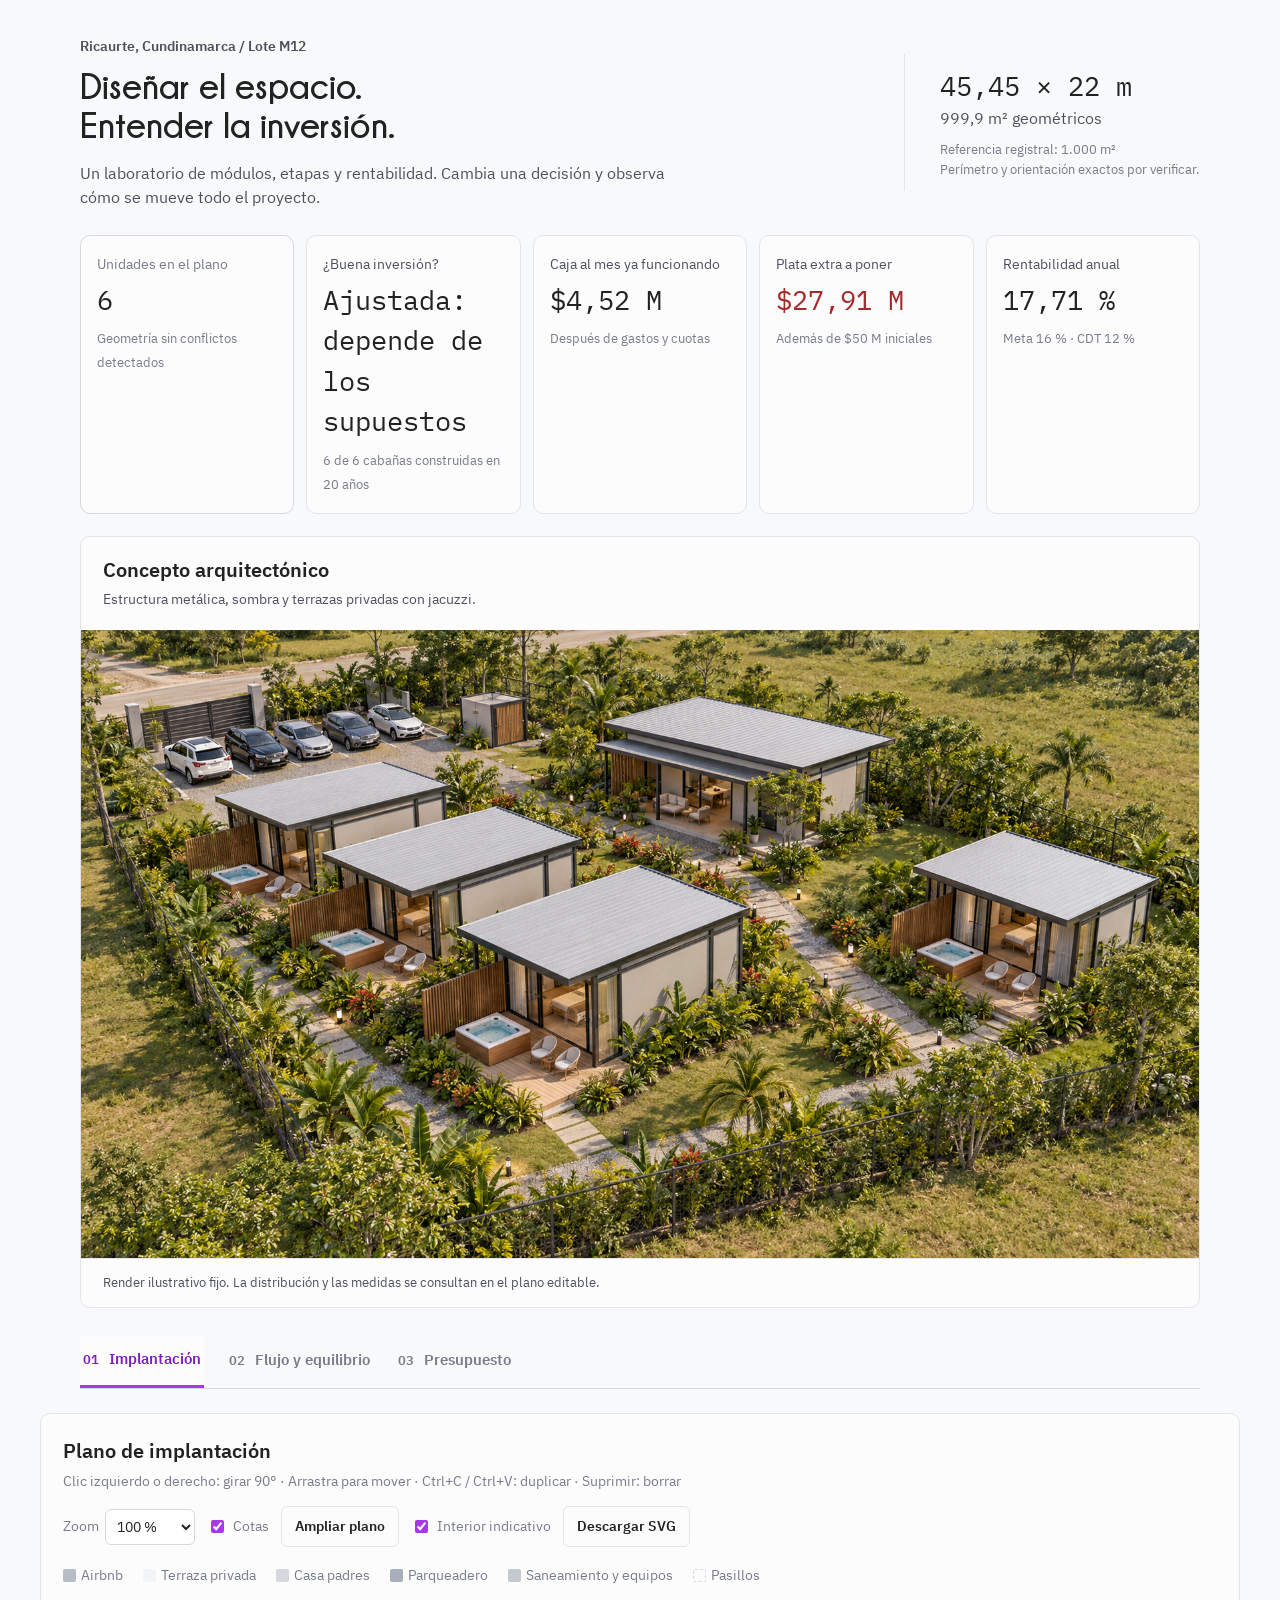
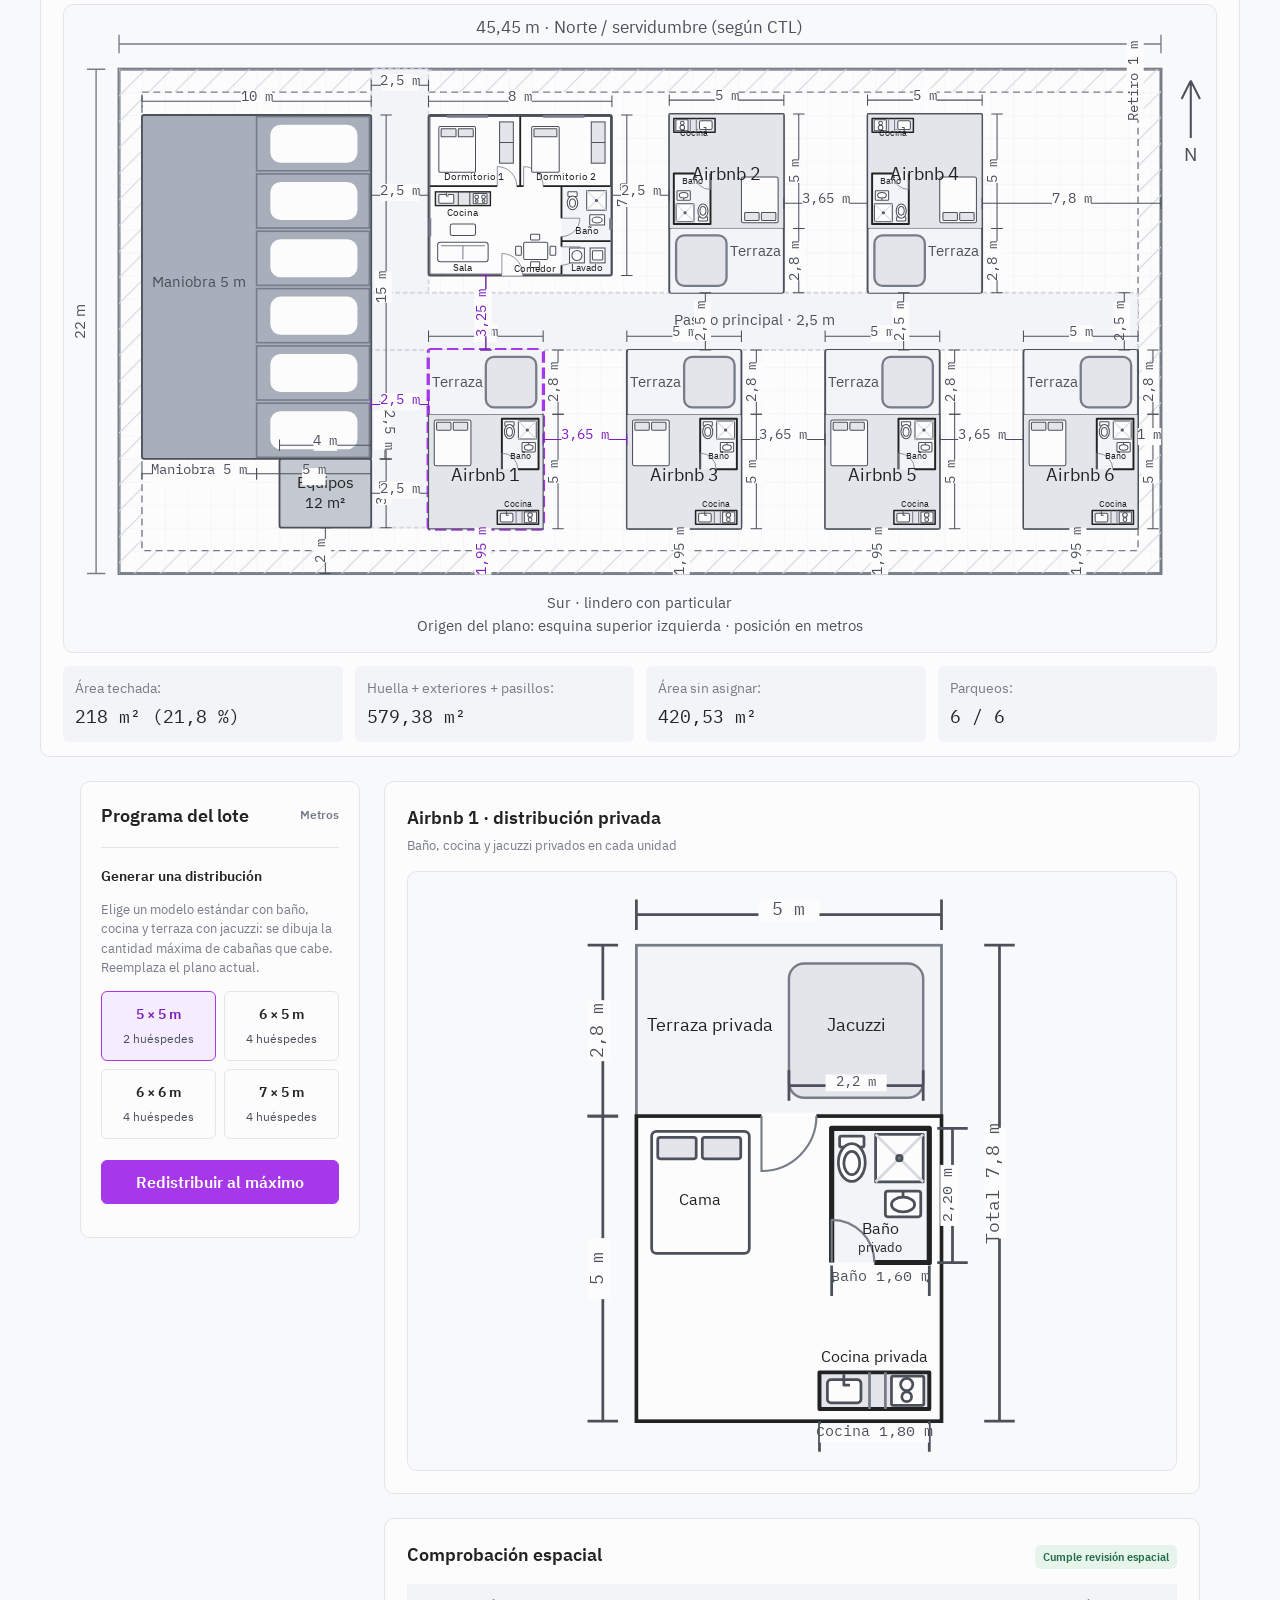
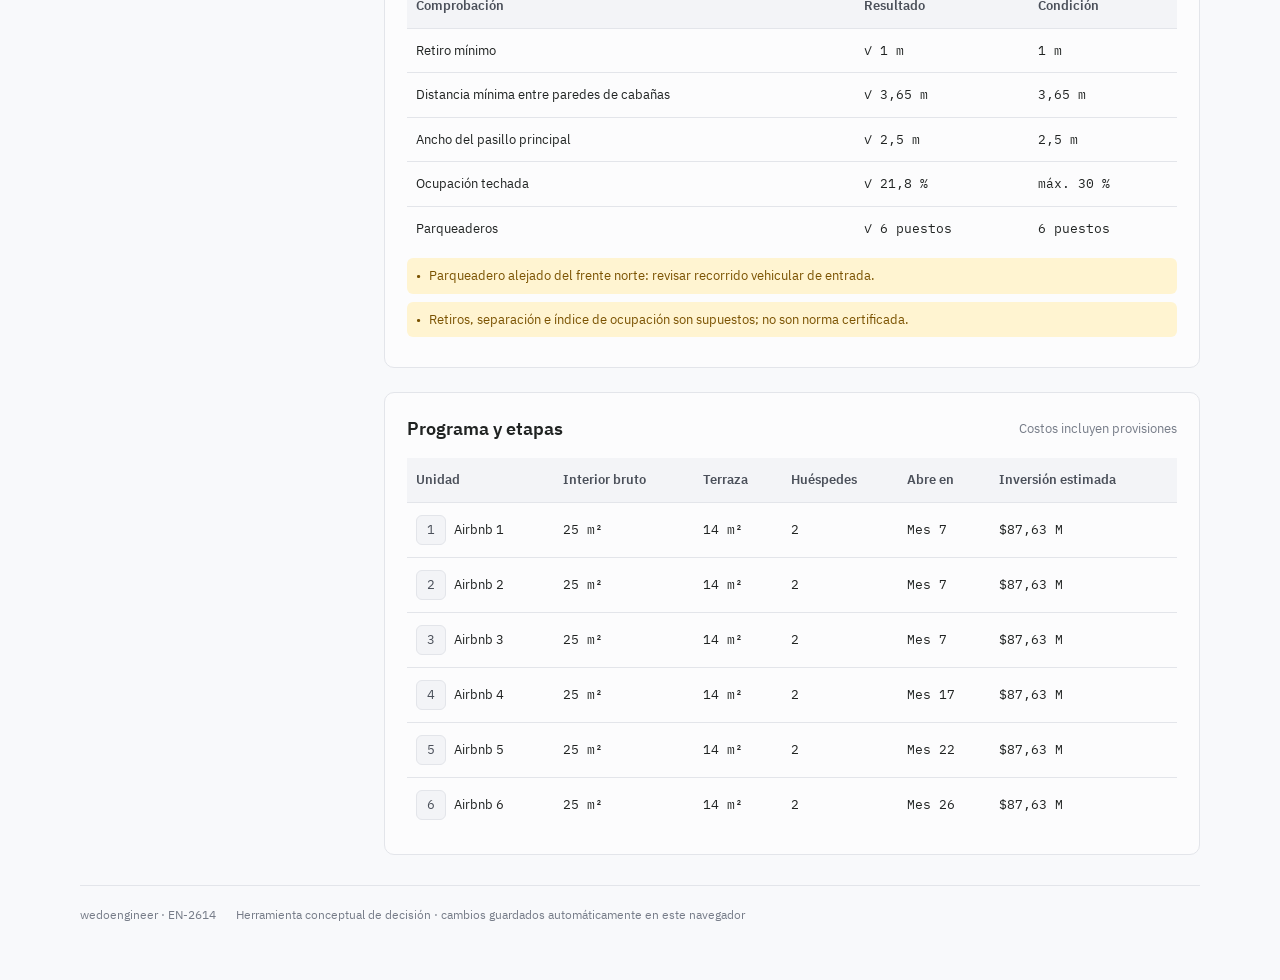
<file: solucion/index.template.html>
<!doctype html>
<html lang="es">
<head><meta charset="utf-8"><meta name="viewport" content="width=device-width,initial-scale=1"><title>EN-2614 · Laboratorio de implantación e inversión</title><link rel="stylesheet" href="styles.css"></head>
<body>
<main>
<div class="heading"><div><div class="eyebrow">Ricaurte, Cundinamarca / Lote M12</div><h1>Diseñar el espacio.<br><span>Entender la inversión.</span></h1><p>Un laboratorio de módulos, etapas y rentabilidad. Cambia una decisión y observa cómo se mueve todo el proyecto.</p></div><div class="project-stamp"><strong>45,45 × 22 m</strong><span id="stampArea">999,9 m² geométricos</span><small>Referencia registral: 1.000 m²<br>Perímetro y orientación exactos por verificar.</small></div></div>
<section id="kpis" class="kpis" aria-live="polite"></section>
<figure class="concept-render"><div class="concept-heading"><h2>Concepto arquitectónico</h2><p>Estructura metálica, sombra y terrazas privadas con jacuzzi.</p></div><img src="assets/images/render-conceptual-v1.png" width="1672" height="940" alt="Render conceptual de cuatro cabañas prefabricadas con terrazas y jacuzzis privados, casa de los padres, jardines y parqueaderos en clima cálido"><figcaption>Render ilustrativo fijo. La distribución y las medidas se consultan en el plano editable.</figcaption></figure>
<nav class="tabs" aria-label="Vistas del simulador"><button class="active" data-tab="plan">01 <span>Implantación</span></button><button data-tab="money">02 <span>Flujo y equilibrio</span></button><button data-tab="cost">03 <span>Presupuesto</span></button></nav>
<section id="plan" class="tab-panel active"><div class="workspace"><aside class="controls panel"><div class="panel-title"><h2>Programa del lote</h2><span class="tiny-label">Metros</span></div><div class="control-section"><h3>Generar una distribución</h3><p class="muted">Elige un modelo estándar con baño, cocina y terraza con jacuzzi: se dibuja la cantidad máxima de cabañas que cabe. Reemplaza el plano actual.</p><div class="presets"><button data-preset="5,5"><strong>5 × 5 m</strong><small>2 huéspedes</small></button><button data-preset="6,5"><strong>6 × 5 m</strong><small>4 huéspedes</small></button><button data-preset="6,6"><strong>6 × 6 m</strong><small>4 huéspedes</small></button><button data-preset="7,5"><strong>7 × 5 m</strong><small>4 huéspedes</small></button></div><button class="primary wide" id="generate">Redistribuir al máximo</button><p id="layoutStatus" class="muted" role="status"></p></div></aside>
<div class="plan-right"><section class="panel map-panel"><div class="panel-title"><div><h2>Plano de implantación</h2><p class="muted">Clic izquierdo o derecho: girar 90° · Arrastra para mover · Ctrl+C / Ctrl+V: duplicar · Suprimir: borrar</p></div><div class="map-actions"><label class="zoom-control">Zoom <select id="mapZoom" aria-label="Zoom del plano"><option value="1">100 %</option><option value="1.5">150 %</option><option value="2">200 %</option></select></label><label><input type="checkbox" id="showDimensions" checked> Cotas</label><button id="expandPlan" aria-expanded="false">Ampliar plano</button><label><input type="checkbox" id="showProgram" checked> Interior indicativo</label><button id="downloadPlan">Descargar SVG</button></div></div><div class="legend"><span><i class="swatch unit"></i>Airbnb</span><span><i class="swatch deck"></i>Terraza privada</span><span><i class="swatch home"></i>Casa padres</span><span><i class="swatch parking"></i>Parqueadero</span><span><i class="swatch tech"></i>Saneamiento y equipos</span><span><i class="swatch path"></i>Pasillos</span></div><div id="mapWrap"><svg id="siteMap" role="img" aria-label="Plano editable del lote"></svg></div><div id="areaSummary" class="area-summary"></div></section>
<section class="panel module-panel"><div class="panel-title"><div><h2 id="moduleTitle">Detalle del alojamiento</h2><p class="muted">Baño, cocina y jacuzzi privados en cada unidad</p></div></div><div id="moduleDetail"></div></section><div class="plan-bottom"><section class="panel"><div class="panel-title"><h2>Comprobación espacial</h2><span id="validBadge"></span></div><div id="validation" aria-live="polite"></div></section></div>
<section class="panel"><div class="panel-title"><h2>Programa y etapas</h2><span class="muted">Costos incluyen provisiones</span></div><div class="table-wrap"><table><thead><tr><th>Unidad</th><th>Interior bruto</th><th>Terraza</th><th>Huéspedes</th><th>Abre en</th><th>Inversión estimada</th></tr></thead><tbody id="unitTable"></tbody></table></div></section></div></div></section>
<section id="money" class="tab-panel"><div class="money-single"><nav class="steps-nav" aria-label="Orden de lectura"><span>Orden de lectura:</span><a href="#paso1">1. Supuestos</a><a href="#paso2">2. Escenarios</a><a href="#paso3">3. Respuesta</a><a href="#paso4">4. Inversión</a><a href="#paso5">5. Mes normal</a><a href="#paso6">6. Más o menos gente</a><a href="#paso7">7. Modelos</a><a href="#paso8">8. Flujo de caja anual</a></nav><section class="panel step-panel" id="paso1"><div class="panel-title"><div><span class="step-number">Paso 1</span><h2>Supuestos de análisis</h2><p class="muted">Con qué datos se hizo el análisis, en tres casos: pesimista, normal y optimista.</p></div></div><div id="assumptionsTable"></div></section><section class="panel step-panel" id="paso2"><div class="panel-title"><div><span class="step-number">Paso 2</span><h2>Análisis de escenarios</h2><p class="muted">Cómo se llegó a la propuesta: desde el mercado actual, un cambio a la vez.</p></div></div><div id="scenarioTable"></div></section><section class="panel step-panel" id="paso3"><div class="panel-title"><div><span class="step-number">Paso 3</span><h2>¿Es buena inversión?</h2><p class="muted">Cinco preguntas con semáforo en el caso normal: verde = bien, amarillo = ajustado, rojo = mal.</p></div></div><div id="verdict"></div></section><section class="panel step-panel" id="paso4"><div class="panel-title"><div><span class="step-number">Paso 4</span><h2>¿Cuánto se invierte, cuándo y con qué plata?</h2><p class="muted">La obra va por etapas. La gráfica muestra lo invertido, lo prestado por el banco, la deuda que queda y lo que ponen los dueños.</p></div></div><h3 class="chart-title">Gráfica: inversión acumulada, crédito recibido y deuda pendiente en 20 años</h3><div id="investmentChart"></div><div class="chart-key"><span><i style="background:#202322"></i>Inversión acumulada</span><span><i style="background:#a738ea"></i>Crédito recibido</span><span><i class="dashed purple"></i>Deuda pendiente (punteado)</span><span><i class="dashed"></i>Capital propio + plata extra (rayas)</span></div><div id="investmentSteps"></div></section><section class="panel step-panel" id="paso5"><div class="panel-title"><div><span class="step-number">Paso 5</span><h2>Un mes normal: cuánto entra y cuánto sale</h2><p class="muted">A lo que se vende se le restan los gastos por venta (B), los fijos (C) y las cuotas del crédito (D).</p></div></div><h3 class="chart-title">Tabla: flujo de caja de un mes normal</h3><div id="opexTable"></div></section><section class="panel step-panel" id="paso6"><div class="panel-title"><div><span class="step-number">Paso 6</span><h2>¿Y si viene más o menos gente?</h2><p class="muted">El mismo proyecto en los casos pesimista, normal y optimista.</p></div></div><div id="whatIf"></div></section><section class="panel step-panel" id="paso7"><div class="panel-title"><div><span class="step-number">Paso 7</span><h2>¿Qué modelo de cabaña conviene?</h2><p class="muted">5 × 5 contra 7 × 5, arrendado para 2 o para 4 huéspedes, en los tres casos.</p></div></div><p id="compareStatus" class="muted"></p><div id="compareTable"></div></section><section class="panel step-panel" id="paso8"><div class="panel-title"><div><span class="step-number">Paso 8</span><h2>Flujo de caja anual</h2><p class="muted">Año por año: lo que se vende, lo que queda, lo que se paga al banco y lo que se lleva la familia. Es la información que pide un banco o un asesor financiero.</p></div></div><div id="cashIndicators" class="mini-grid"></div><h3 class="chart-title">Gráfica: flujo de caja anual (lo que queda cada año después de gastos y cuotas)</h3><div id="cashChart"></div><div class="chart-key"><span><i style="background:#202322"></i>Año con plata a favor</span><span><i style="background:#a52a2a"></i>Año en rojo (se cubre con plata extra)</span></div><h3 class="chart-title">Tabla: flujo de caja por año (millones de pesos)</h3><div id="annualTable"></div><p class="footnote">Año 0 = compra del lote. Retiros: lo que sobra cada año, dejando siempre 3 meses de gastos y cuotas en reserva. Valores antes del impuesto de renta. Pasa el cursor sobre las barras para ver el detalle.</p></section></div></section>
<section id="cost" class="tab-panel"><div class="plan-right"><section class="panel"><div class="panel-title"><h2>Resumen de inversión</h2></div><div id="summaryCostEstimate"></div></section><section class="panel"><div class="panel-title"><h2>Costo estimado del Airbnb</h2></div><div id="moduleCostEstimate"></div></section><section class="panel"><div class="panel-title"><h2>Costo estimado de la casa de tus padres</h2></div><div id="homeCostEstimate"></div></section><section class="panel"><div class="panel-title"><h2>Obras comunes y servicios</h2></div><div id="commonCostEstimate"></div></section><p class="muted">Estimados directos con los valores del simulador, pendientes de cotización. Lote, obras comunes, diseños y contingencia se contabilizan aparte en la inversión total.</p></div></section>
<footer>wedoengineer · EN-2614 <span>Herramienta conceptual de decisión · cambios guardados automáticamente en este navegador</span></footer>
</main><div id="toast" role="status"></div><script src="engine.js"></script><script src="app.js"></script></body></html>
</file>
<file: solucion/styles.css>
@font-face{font-family:'IBM Plex Sans';src:url('assets/fonts/IBMPlexSans-Regular.woff2') format('woff2');font-weight:400;font-style:normal;font-display:swap}

@font-face{font-family:'IBM Plex Sans';src:url('assets/fonts/IBMPlexSans-SemiBold.woff2') format('woff2');font-weight:600 700;font-style:normal;font-display:swap}

@font-face{font-family:'IBM Plex Mono';src:url('assets/fonts/IBMPlexMono-Regular.woff2') format('woff2');font-weight:400;font-style:normal;font-display:swap}

@font-face{font-family:'Champagne & Limousines';src:url('assets/fonts/Champagne-Limousines-Bold.ttf') format('truetype');font-weight:700;font-style:normal;font-display:swap}

:root{--bg:#f8f9fb;--paper:#fcfcfd;--ink:#202322;--muted:#767c88;--line:#e3e5ea;--green:#a738ea;--lime:#f5ecfd;--orange:#767c88;--red:#a52a2a;--sand:#e3e5ea;--blue:#767c88}
*{box-sizing:border-box}
body{margin:0;background:var(--bg);color:var(--ink);font:16px/1.5 'IBM Plex Sans',Arial,sans-serif}
button,input,select{font:inherit}
button,a,input,select{-webkit-tap-highlight-color:transparent}
button{border:1px solid var(--line);background:var(--paper);border-radius:6px;padding:9px 13px;color:var(--ink);cursor:pointer;font-weight:600;transition:background .15s,transform .15s}
button:hover{background:#f3f4f7}
button:disabled{opacity:.5;cursor:wait}
button:focus-visible,a:focus-visible,input:focus-visible,select:focus-visible{outline:3px solid #a738ea;outline-offset:2px}
.primary{background:var(--green);border-color:var(--green);color:white}
.primary:hover{background:#9a2ddc}
a{color:var(--green)}
.topbar{padding:18px 3vw;display:flex;justify-content:space-between;align-items:center;background:var(--paper);border-bottom:1px solid var(--line);gap:20px}
.brand{display:flex;align-items:center;gap:12px;text-decoration:none;color:var(--ink);font-size:21px;font-weight:700;letter-spacing:normal}
.brand-icon{width:43px;height:43px;background:var(--green);color:var(--lime);display:grid;place-items:center;border-radius:50%;font-size:29px}
.brand small{display:block;font-size:11px;font-weight:600;letter-spacing:normal;color:var(--muted)}
.top-actions{display:flex;gap:9px;align-items:center}
.local-pill{color:var(--green);font-size:13px;margin-right:16px}
main{max-width:1200px;margin:auto;padding:36px 40px}
.heading{display:flex;justify-content:space-between;align-items:center;gap:24px;margin-bottom:26px}
.eyebrow{font-size:12px;letter-spacing:normal;color:var(--green);font-weight:700;margin-bottom:10px}
h1{font-family:'Champagne & Limousines','IBM Plex Sans',sans-serif;font-size:36px;font-weight:700;line-height:1.08;margin:0 0 16px}
h1 span{color:var(--green)}
.heading p{color:var(--muted);max-width:610px;margin:0}
.project-stamp{border-left:1px solid var(--line);padding:12px 0 12px 35px;min-width:250px}
.project-stamp strong{font-size:30px;font-weight:500;display:block;letter-spacing:normal}
.project-stamp span{display:block;color:var(--green)}
.project-stamp small{color:var(--muted);display:block;margin-top:10px;font-size:13px}
.notice{display:flex;gap:14px;align-items:center;background:#fff4d1;border:1px solid #fed353;border-radius:10px;padding:12px 16px;font-size:14px}
.notice>a{white-space:nowrap;margin-left:auto;font-weight:600}
.badge,.tiny-label{font-size:11px;letter-spacing:normal;font-weight:700;white-space:nowrap}
.badge{padding:5px 8px;background:#fff4d1;border-radius:6px;color:#7a5200}
.badge.bad{background:#fdecec;color:var(--red)}
.badge.good{background:#e6f4ec;color:var(--green)}
.kpis{display:grid;grid-template-columns:repeat(5,1fr);gap:12px;margin:22px 0}
.kpi{background:var(--paper);border:1px solid var(--line);border-radius:10px;padding:18px 20px;min-height:118px}
.kpi label{color:var(--muted);font-size:12px;text-transform:none;letter-spacing:normal;display:block}
.kpi strong{font-size:30px;letter-spacing:normal;font-weight:550;display:block;margin:5px 0}
.kpi small{font-size:13px;color:var(--muted)}
.kpi.featured{background:var(--green);color:white;border:0}
.kpi.featured label,.kpi.featured small{color:#4b505a}
.negative{color:var(--red)!important}
.tabs{display:flex;gap:22px;border-bottom:1px solid #d5d8df;margin-bottom:24px;overflow:auto}
.tabs button{border:0;border-radius:0;background:none;padding:12px 3px 15px;color:#767c88;font-size:13px;white-space:nowrap}
.tabs button span{font-size:15px;margin-left:7px}
.tabs button.active{border-bottom:3px solid var(--green);color:var(--green)}
.tab-panel{display:none}
.tab-panel.active{display:block}
.workspace{display:grid;grid-template-columns:260px minmax(0,1fr);gap:20px;align-items:start}
.panel{border:1px solid var(--line);background:var(--paper);border-radius:10px;padding:22px;min-width:0}
.panel-title{display:flex;justify-content:space-between;align-items:center;gap:14px;margin-bottom:16px}
.panel-title p{margin:5px 0 0}
.panel h2{font-size:18px;font-weight:600;margin:0;letter-spacing:normal}
.panel h3{font-size:14px;margin:0 0 12px;font-weight:650}
.muted{font-size:13px;color:var(--muted)}
.tiny-label{color:var(--muted)}
.controls{padding:20px}
.control-section{padding-top:18px;margin-top:18px;border-top:1px solid var(--line)}
.control-section:first-child{padding-top:0;border-top:0;margin-top:0}
.fields{display:grid;grid-template-columns:1fr 1fr;gap:12px}
.field{display:block;min-width:0}
.field.full{grid-column:1/-1}
.field>span{font-size:12px;color:#4b505a;display:block;margin-bottom:5px}
.field input,.field select,select{width:100%;background:#fff;border:1px solid #d5d8df;border-radius:6px;padding:8px;color:var(--ink);min-width:0}
.field input[type=checkbox]{width:auto}
.field small{font-size:11px;color:var(--muted)}
.wide{width:100%;margin-top:9px}
.presets{display:flex;gap:5px;margin-bottom:12px}
.presets button{flex:1;padding:7px;font-size:13px}
.plan-right{display:flex;flex-direction:column;gap:20px}
.map-panel{padding-bottom:14px}
.map-actions{display:flex;align-items:center;gap:10px;font-size:12px;color:var(--muted)}
.map-actions button{font-size:12px}
.legend{display:flex;flex-wrap:wrap;gap:15px;font-size:12px;color:var(--muted);margin-bottom:15px}
.legend>span{display:flex;align-items:center;gap:5px}
.swatch{width:10px;height:10px;display:inline-block;border-radius:2px}
.swatch.unit{background:#b7bcc7}
.swatch.deck{background:#f3f4f7}
.swatch.home{background:#d5d8df}
.swatch.parking{background:#a8aeba}
.swatch.tech{background:#c4c8d0}
.swatch.path{background:#fcfcfd;border:1px dashed #d5d8df}
#mapWrap{background:#f8f9fb;border-radius:6px;overflow:hidden;border:1px solid #e3e5ea;touch-action:none}
#siteMap{display:block;width:100%;height:auto;max-height:560px;user-select:none;touch-action:none}
.site-object{cursor:grab}
.site-object:active{cursor:grabbing}
.site-object.selected>rect:first-of-type{stroke:#a738ea;stroke-width:.17;stroke-dasharray:.5 .2}
.site-object text{pointer-events:none;font-family:'IBM Plex Sans',Arial,sans-serif}
.area-summary{display:flex;justify-content:space-between;gap:12px;flex-wrap:wrap;margin-top:13px;font-size:12px;color:var(--muted)}
.area-summary b{color:var(--ink)}
.plan-bottom{display:grid;grid-template-columns:1fr 1fr;gap:20px}
.empty{text-align:center;padding:25px;color:var(--muted);font-size:14px}
.validation-list{padding:0;list-style:none;margin:0}
.validation-list li{font-size:13px;margin:8px 0;padding-left:15px;position:relative}
.validation-list li:before{content:'•';position:absolute;left:0}
.validation-list li.error{color:var(--red)}
.validation-list li.warn{color:#7a5200}
.table-wrap{overflow:auto}
table{width:100%;border-collapse:collapse;text-align:left;font-size:13px;font-variant-numeric:tabular-nums;white-space:nowrap}
th{font-size:11px;color:var(--muted);text-transform:none;letter-spacing:normal;font-weight:600;padding:12px 9px;border-bottom:1px solid var(--line)}
td{padding:12px 9px;border-bottom:1px solid #e3e5ea}
tbody tr:last-child td{border-bottom:0}
tbody tr:hover{background:#f3f4f7}
td button{font-size:12px;padding:6px 9px}
.mini-grid{display:grid;grid-template-columns:repeat(3,1fr);gap:16px;margin:18px 0}
.mini-metric{padding:16px;background:#f3f4f7;border-radius:6px}
.mini-metric span{display:block;font-size:12px;color:var(--muted)}
.mini-metric strong{font-size:25px;font-weight:550;display:block;letter-spacing:normal;margin:6px 0}
.mini-metric small{font-size:12px;color:var(--muted);display:block}
.reading{background:#e7effc;border-left:3px solid #1d4e9e;padding:14px 17px;font-size:14px;line-height:1.75;color:#1d4e9e;margin:15px 0}
.footnote{font-size:12px;color:var(--muted);margin-top:16px}
.chart-key{display:flex;justify-content:center;gap:22px;font-size:12px;color:var(--muted)}
.chart-key i{display:inline-block;width:16px;height:3px;margin-right:6px;vertical-align:middle}
#cashChart svg{width:100%;height:auto;max-height:320px}
#sensitivity td{white-space:normal;text-align:center}
.bar-row{display:grid;grid-template-columns:140px 1fr 95px;gap:14px;align-items:center;font-size:13px;margin:14px 0}
.bar-track{background:#f3f4f7;height:11px;border-radius:10px;overflow:hidden}
.bar-fill{height:100%;background:var(--green);border-radius:10px}
.scenario-panel{margin-top:20px}
.scenario-card{display:flex;align-items:center;gap:12px;border-bottom:1px solid var(--line);padding:15px 0}
.scenario-card>div{flex:1}
.scenario-card small{color:var(--muted);display:block}
.prose{max-width:1150px;margin:auto}
.prose>h2{font-size:30px;margin:10px 0 24px}
.prose>h3{margin-top:30px;font-size:19px}
.source-grid{display:grid;grid-template-columns:1fr 1fr;gap:25px}
.source-grid article{background:#f3f4f7;padding:22px;border-radius:6px}
.source-grid h3{font-size:17px}
.source-grid ul{padding-left:17px;margin-bottom:0;font-size:14px;color:#4b505a}
.source-grid li{margin:9px 0}
.source-links{display:grid;grid-template-columns:1fr 1fr;gap:9px}
.source-links a{font-size:14px;padding:14px;background:#f3f4f7;border-radius:6px;text-decoration:none}
.prose>p{font-size:14px;color:var(--muted);line-height:1.8}
footer{display:flex;gap:20px;align-items:center;color:var(--muted);font-size:12px;margin-top:30px;padding:20px 0;border-top:1px solid var(--line)}
footer span{flex:1}
footer button{font-size:12px;background:none}
#toast{position:fixed;bottom:25px;left:50%;transform:translate(-50%,20px);background:var(--ink);color:white;padding:12px 22px;border-radius:6px;opacity:0;pointer-events:none;transition:.2s;z-index:50;max-width:90vw}
#toast.visible{opacity:1;transform:translate(-50%,0)}
.inspector .fields{grid-template-columns:repeat(3,1fr)}
.inspector .actions{display:flex;gap:8px;margin-top:12px}
.inspector .actions button{font-size:12px}
.checkrow{font-size:13px;display:flex;gap:8px;align-items:start;padding:10px 0}
.bank-note{font-size:12px;color:#7a5200;margin:9px 0}
.update-warning{font-size:13px;color:var(--red);margin-top:10px}
.unit-thumb{height:30px;width:30px;display:inline-grid;place-items:center;background:#f3f4f7;border-radius:6px;margin-right:8px;color:var(--green)}
.mode-tag{font-size:12px;color:var(--green)}

@media(min-width:1500px){.workspace{grid-template-columns:270px minmax(0,1fr)}
}
@media(max-width:1100px){.top-actions .local-pill{display:none}
.workspace{grid-template-columns:250px minmax(0,1fr)}
.plan-bottom{grid-template-columns:1fr}
.kpi{padding:14px}
.kpi strong{font-size:25px}
.map-actions label{display:none}
.notice>a{display:none}
.mini-grid{gap:8px}
.mini-metric{padding:12px}
}
@media(max-width:800px){.topbar{flex-wrap:wrap}
.top-actions{width:100%}
.top-actions button{flex:1;font-size:13px}
.heading{align-items:start}
.project-stamp{min-width:0;padding-left:16px}
.project-stamp strong{font-size:22px}
.heading p{font-size:14px}
.kpis{grid-template-columns:repeat(2,1fr)}
.kpi:last-child{grid-column:1/-1}
.workspace{grid-template-columns:1fr}
.controls{max-height:none}
.controls .fields{grid-template-columns:repeat(3,1fr)}
.tabs{gap:12px}
.tabs button span{font-size:13px}
.panel{padding:16px}
.source-grid,.source-links{grid-template-columns:1fr}
.notice{align-items:start}
.mini-grid{grid-template-columns:1fr}
.heading h1{font-size:32px}
.panel-title{flex-wrap:wrap}
.bar-row{grid-template-columns:100px 1fr 80px}
footer{flex-wrap:wrap}
.plan-bottom{grid-template-columns:1fr}
.controls .field.full{grid-column:1/-1}
}
@media print{.topbar,.controls,.tabs,button,.notice,footer{display:none!important}
.tab-panel{display:block;break-inside:avoid;margin-bottom:30px}
.workspace{display:block}
.kpis{grid-template-columns:repeat(5,1fr)}
.panel{break-inside:avoid;margin-bottom:20px}
.heading h1{font-size:28px}
.prose{font-size:12px}
body{background:white}
}


.plan-right{min-width:0}
.top-actions{flex-wrap:wrap}
.fields input{max-width:100%}
summary{cursor:pointer}
summary::marker{color:#767c88}
summary h3{margin:0 0 12px}
.kpi strong{overflow-wrap:anywhere}

@media(max-width:800px){.workspace{grid-template-columns:minmax(0,1fr)}
}

@media(max-width:550px){.controls .fields{grid-template-columns:repeat(2,minmax(0,1fr))}
.heading{gap:12px}
.project-stamp{max-width:160px}
.heading p{max-width:280px}
.top-actions button{flex:1 1 30%}
.inspector .fields{grid-template-columns:repeat(2,minmax(0,1fr))}
}


dialog{border:1px solid var(--line);border-radius:12px;padding:28px;background:var(--paper);color:var(--ink);width:min(440px,90vw)}
dialog::backdrop{background:#20232266;backdrop-filter:blur(3px)}
dialog h2{font-size:22px;margin:0 0 20px}
.dialog-actions{display:flex;gap:10px;justify-content:flex-end;margin-top:24px}


.site-object:focus{outline:none}
.site-object:focus-visible>rect:first-of-type{stroke:#a738ea;stroke-width:.17;stroke-dasharray:.4 .2}


/* Identidad WEDOENGINEER: superficies planas y estados semánticos. */
:root{color-scheme:light;--accent:#a738ea;--accent-hover:#9a2ddc;--accent-ink:#7d1fbf;--secondary:#4b505a;--line-strong:#d5d8df}

body{font-family:'IBM Plex Sans',Arial,sans-serif}

h1 span{color:#202322}

a{color:#7d1fbf}

button{border-radius:6px;background:#fcfcfd;box-shadow:none}

button:hover{border-color:#d5d8df;background:#f3f4f7}

.primary{background:#a738ea;color:#fff;border-color:#a738ea}

.primary:hover{background:#9a2ddc;border-color:#9a2ddc}

button:focus-visible,a:focus-visible,input:focus-visible,select:focus-visible{outline:2px solid #a738ea;outline-offset:3px}

input[type=checkbox]{accent-color:#a738ea}

.field input,.field select,select{background:#fff;border-color:#d5d8df;border-radius:6px}

.field>span{font-size:14px;color:#4b505a}

.field input[type=number],.kpi strong,.project-stamp strong,.mini-metric strong,td:not(:first-child),.bar-row b{font-family:'IBM Plex Mono',monospace;font-weight:400}

.kpi{border-radius:10px;padding:18px 16px}

.kpi.featured{background:#fcfcfd;color:#202322;border:1px solid #d5d8df}

.kpi.featured label,.kpi.featured small{color:#767c88}

.kpi label,.eyebrow,.badge,.tiny-label,th{text-transform:none;letter-spacing:normal}

.kpi label{font-size:14px;color:#4b505a}

.kpi strong{font-size:27px}

.eyebrow{font-size:14px;color:#4b505a;font-weight:600}

.heading p{color:#4b505a}

.project-stamp strong{font-size:27px}

.project-stamp span{color:#4b505a}

.notice{background:#fff4d1;border:1px solid #fed353;color:#7a5200;border-radius:10px}

.notice a{color:#7a5200}

.badge{background:#fff4d1;color:#7a5200}

.badge.good{background:#e6f4ec;color:#1f6b45}

.badge.bad,.validation-list .error{background:#fdecec;color:#a52a2a}

.validation-list .error,.validation-list .warn{padding:8px 10px 8px 22px;border-radius:6px}

.validation-list .error:before,.validation-list .warn:before{left:9px}

.validation-list .warn{background:#fff4d1;color:#7a5200}

.badge.info{background:#e7effc;color:#1d4e9e}

.tabs button.active{color:#7d1fbf;border-bottom-color:#a738ea;background:#fcfcfd}

.panel,.source-grid article,.mini-metric{border-radius:10px;box-shadow:none}

th{background:#f3f4f7;font-size:13px;color:#4b505a}

.tiny-label{font-size:12px}

.reading{background:#e7effc;color:#1d4e9e;border-left-color:#1d4e9e}

.bar-fill{background:#767c88}

.unit-thumb{color:#4b505a;background:#f3f4f7;border:1px solid #e3e5ea}

.site-object.selected>rect:first-of-type,.site-object:focus-visible>rect:first-of-type{stroke:#a738ea;fill:#f5ecfd}

.site-object text{font-family:'IBM Plex Sans',sans-serif}

#mapWrap{border-radius:10px;background:#f8f9fb;border-color:#e3e5ea}

.source-links a{background:#fcfcfd;border:1px solid #e3e5ea;color:#7d1fbf;border-radius:6px}

footer{color:#767c88}

#toast{background:#fcfcfd;color:#202322;border:1px solid #d5d8df;box-shadow:none;border-radius:10px}

@media(max-width:800px){main{padding:28px 20px}
.heading h1{font-size:32px}
.kpi strong{font-size:25px}
}

dialog{border-radius:10px}

/* Plano a todo el ancho y rótulos legibles sin reducirlos al ancho del móvil. */
#plan > .workspace{grid-template-columns:280px minmax(0,1fr);gap:24px}
#plan .plan-right{display:contents}
#plan .map-panel{grid-column:1/-1;grid-row:1}
#plan .controls{grid-column:1;grid-row:2/span 3}
#plan .module-panel,#plan .plan-bottom,#plan .table-wrap{min-width:0}
#plan .module-panel,#plan .plan-bottom,#plan .plan-right>section:not(.map-panel){grid-column:2}
#plan .plan-bottom{grid-template-columns:1fr}
.map-panel h2{font-size:20px}
.map-panel .muted{font-size:14px}
.map-actions{flex-wrap:wrap;font-size:14px;gap:12px}
.map-actions button{font-size:14px}
.map-actions label{display:flex;align-items:center;gap:6px}
.zoom-control select{width:90px;padding:7px;font-size:14px}
.map-panel .panel-title{flex-wrap:wrap}
.legend{font-size:14px;gap:12px 20px;margin:18px 0}
.swatch{width:13px;height:13px}
#mapWrap{overflow:auto;touch-action:pan-x pan-y;max-height:75vh}
#siteMap{width:100%;min-width:1100px;height:auto;max-height:none}
#siteMap text,.module-drawing text{font-family:'IBM Plex Sans',sans-serif}
#siteMap .dimension text,.module-drawing .dimension text{font-family:'IBM Plex Mono',monospace}
.area-summary{display:grid;grid-template-columns:repeat(4,minmax(0,1fr));gap:12px;font-size:14px}
.area-summary>span{padding:12px;background:#f3f4f7;border-radius:6px}
.area-summary b{display:block;font:18px/1.5 'IBM Plex Mono',monospace;margin-top:4px}
.module-drawing{display:block;width:100%;height:600px;max-height:70vh;background:#f8f9fb;border:1px solid #e3e5ea;border-radius:10px}
.clearance-grid{display:grid;grid-template-columns:repeat(2,minmax(0,1fr));gap:12px}
.clearance-grid>div{border:1px solid #e3e5ea;border-radius:10px;padding:12px}
.clearance-grid span,.clearance-grid small{display:block;font-size:14px;color:#4b505a}
.clearance-grid strong{display:block;font:20px/1.7 'IBM Plex Mono',monospace}
.distance-summary{margin-top:20px}
.map-panel.expanded{position:fixed;inset:16px;z-index:1000;overflow:auto}
.map-panel.expanded #mapWrap{max-height:calc(100vh - 280px)}
body.plan-expanded{overflow:hidden}
@media(max-width:800px){
 #plan > .workspace{grid-template-columns:minmax(0,1fr)}
 #plan .controls{grid-column:1;grid-row:3}
 #plan .module-panel,#plan .plan-bottom,#plan .plan-right>section:not(.map-panel){grid-column:1}
 #plan .module-panel{grid-row:2}
 .area-summary{grid-template-columns:repeat(2,minmax(0,1fr))}
 .map-actions label{display:flex}
 .map-panel.expanded{inset:6px}
 .module-drawing{height:520px}
}

/* La implantación utiliza el ancho de pantalla disponible y conserva su proporción. */
.concept-render{margin:0 0 28px;background:#fcfcfd;border:1px solid #e3e5ea;border-radius:10px;overflow:hidden}
.concept-heading{padding:20px 22px}
.concept-heading h2{font-size:20px;line-height:1.3;margin:0 0 6px;font-weight:600}
.concept-heading p{font-size:14px;color:#4b505a;margin:0}
.concept-render img{display:block;width:100%;height:auto}
.concept-render figcaption{padding:14px 22px;font-size:13px;color:#4b505a;border-top:1px solid #e3e5ea}
#plan .map-panel{position:relative;width:calc(100vw - 80px);left:50%;transform:translateX(-50%)}
#mapWrap{max-height:none}
#siteMap{width:100%;min-width:0;height:auto;max-height:none}
#plan .map-panel.expanded{position:fixed;inset:16px;left:16px;width:auto;transform:none}
.map-panel.expanded #mapWrap{max-height:none}
@media(max-width:800px){
 #plan .map-panel{width:calc(100vw - 40px)}
 #plan .map-panel.expanded{inset:6px;left:6px;width:auto}
}

.field[hidden]{display:none}

.presets{display:grid;grid-template-columns:repeat(2,minmax(0,1fr));gap:8px}
.presets button{padding:12px 8px;font-size:14px}
.presets strong,.presets small{display:block}
.presets small{font-size:12px;color:#4b505a;margin-top:5px;font-weight:400}
.presets button.active{background:#f5ecfd;border-color:#a738ea;color:#7d1fbf}

.cost-breakdown tr.group td{background:#f3f4f7;font-weight:650;color:var(--ink);padding-top:14px}
.cost-breakdown tr.sub td{color:#4b505a}
.cost-breakdown tr.total td{border-top:2px solid var(--ink);font-weight:650}
.cost-breakdown td:last-child,.cost-breakdown th:last-child{text-align:right}
.cost-breakdown td:nth-child(2){color:var(--muted)}
@media(min-width:801px){#moneySummary{grid-template-columns:repeat(2,1fr)}}

.verdict{border:1px solid var(--line);border-left:6px solid var(--muted);border-radius:8px;padding:14px 16px;margin:4px 0 16px;background:var(--paper)}
.verdict span{display:block;font-size:13px;color:var(--muted)}.verdict strong{display:block;font-size:24px;line-height:1.25}.verdict small{color:var(--red)}
.verdict.green{border-left-color:#1f6b45}.verdict.yellow{border-left-color:#8a5a00}.verdict.red{border-left-color:var(--red)}
.questions{display:grid;grid-template-columns:repeat(auto-fit,minmax(200px,1fr));gap:12px}
.question{border:1px solid var(--line);border-radius:8px;padding:12px;display:flex;flex-direction:column;gap:4px;background:var(--paper)}
.question>span{font-size:13px;color:#4b505a;font-weight:600}.question strong{font-size:20px}.question small{font-size:12px;color:var(--muted)}.question .rule{border-top:1px dashed var(--line);padding-top:4px}
.light{display:inline-flex;align-items:center;gap:6px;font-size:12px;font-weight:600}.light i{width:10px;height:10px;border-radius:50%;display:inline-block}
.light.green{color:#1f6b45}.light.green i{background:#1f6b45}.light.yellow{color:#8a5a00}.light.yellow i{background:#d9a21b}.light.red{color:var(--red)}.light.red i{background:var(--red)}
.guest-choice{display:flex;flex-wrap:wrap;align-items:center;gap:8px;margin-bottom:12px}.guest-choice button.active{background:var(--ink);color:#fff;border-color:var(--ink)}
.steps{margin:12px 0 8px;padding-left:20px;font-size:14px}.steps li{margin:4px 0}
#investmentChart svg{width:100%;height:auto}
details.analyst summary{cursor:pointer}details.analyst summary h2{display:inline-block;margin:0}

.scenarios td{white-space:normal;vertical-align:top}.scenarios td:first-child{min-width:240px}.scenarios button{margin-top:6px;font-size:12px;padding:5px 10px}
.scenarios tr.active-scenario td{background:var(--lime)}.scenarios tr.active-scenario button{background:var(--ink);color:#fff;border-color:var(--ink)}

.steps-nav{display:flex;flex-wrap:wrap;gap:6px 10px;align-items:center;font-size:13px;margin:0 0 4px;padding:10px 14px;border:1px solid var(--line);border-radius:8px;background:var(--paper)}
.steps-nav span{color:var(--muted)}.steps-nav a{color:var(--ink);text-decoration:none;border:1px solid var(--line);border-radius:999px;padding:3px 10px}.steps-nav a:hover{border-color:var(--ink)}
.step-number{display:inline-block;font-size:11px;font-weight:700;letter-spacing:.04em;text-transform:uppercase;color:var(--green);margin-bottom:2px}
.step-panel{scroll-margin-top:12px}
.controls-intro{margin:0 0 10px}.group-hint{margin:4px 0 10px;font-size:13px}
.chart-key i.dashed{background:repeating-linear-gradient(90deg,#767c88 0 6px,transparent 6px 10px)}.chart-key i.dashed.purple{background:repeating-linear-gradient(90deg,#a738ea 0 2px,transparent 2px 5px)}

/* Pestaña de flujo: una columna de lectura, sin desplazamiento horizontal. */
.money-single{display:flex;flex-direction:column;gap:16px;max-width:1180px;margin:0 auto}
#money table{white-space:normal}#money .table-wrap{overflow:visible}
#money td,#money th{vertical-align:top}
.assumptions td.same{text-align:center;color:#4b505a}.assumptions td:first-child{width:32%}.assumptions th:not(:first-child){width:22.6%;text-align:center}
.assumptions td:not(:first-child):not(.same){text-align:center}
.scenario-cards{display:grid;grid-template-columns:repeat(auto-fit,minmax(250px,1fr));gap:12px}
.scenario-card{border:1px solid var(--line);border-top:5px solid var(--muted);border-radius:8px;padding:12px 14px;background:var(--paper);display:flex;flex-direction:column;gap:8px}
.scenario-card.green{border-top-color:#1f6b45}.scenario-card.yellow{border-top-color:#d9a21b}.scenario-card.red{border-top-color:var(--red)}
.scenario-card.current{box-shadow:0 0 0 2px var(--ink)}
.scenario-card header{display:flex;gap:8px;align-items:baseline}.scenario-card header span{font-weight:700;color:var(--muted)}
.scenario-card p{margin:0;font-size:13px}
.scenario-card dl{display:grid;grid-template-columns:1fr auto;gap:2px 10px;margin:0;font-size:13px}.scenario-card dt{color:var(--muted)}.scenario-card dd{margin:0;text-align:right;font-variant-numeric:tabular-nums}
.scenario-card footer{display:flex;gap:16px;border-top:1px dashed var(--line);padding-top:8px}.scenario-card footer small{display:block;color:var(--muted);font-size:11px}

.scenario-table{table-layout:fixed;width:100%;font-size:13px}.scenario-table col.c-name{width:30%}
.scenario-table th,.scenario-table td{padding:10px 8px;overflow-wrap:anywhere}
.scenario-table tr.active-scenario td{background:var(--lime);font-weight:600}
@media(max-width:760px){.scenario-table{font-size:12px}.scenario-table col.c-name{width:34%}.scenario-table th,.scenario-table td{padding:8px 4px}}

.verdict-table{table-layout:fixed;width:100%;font-size:14px}.verdict-table col.c-q{width:34%}.verdict-table col.c-v{width:14%}.verdict-table col.c-l{width:13%}
.verdict-table td{padding:12px 8px;overflow-wrap:anywhere}.verdict-table td.value{font-size:18px;font-weight:650;font-variant-numeric:tabular-nums}
@media(max-width:760px){.verdict-table{font-size:12px}.verdict-table td.value{font-size:15px}.verdict-table col.c-q{width:36%}}

.chart-title{font-size:14px;font-weight:650;margin:14px 0 6px;color:var(--ink)}
#cashIndicators{grid-template-columns:repeat(auto-fit,minmax(200px,1fr))}
#cashChart svg{width:100%;height:auto}
.cash-table{table-layout:fixed;width:100%;font-size:12px}.cash-table th,.cash-table td{padding:6px 4px;text-align:right;overflow-wrap:anywhere}.cash-table th:first-child,.cash-table td:first-child{text-align:left;width:8%}

.scenario-table tr.selectable{cursor:pointer}.scenario-table tr.selectable:hover td{background:#f3f4f7}.scenario-table tr.selectable:focus-visible{outline:2px solid var(--ink);outline-offset:-2px}
.scenario-table .pick{font-size:11px;font-weight:700;color:var(--muted);white-space:nowrap}.scenario-table tr.active-scenario .pick{color:var(--ink)}
</file>
